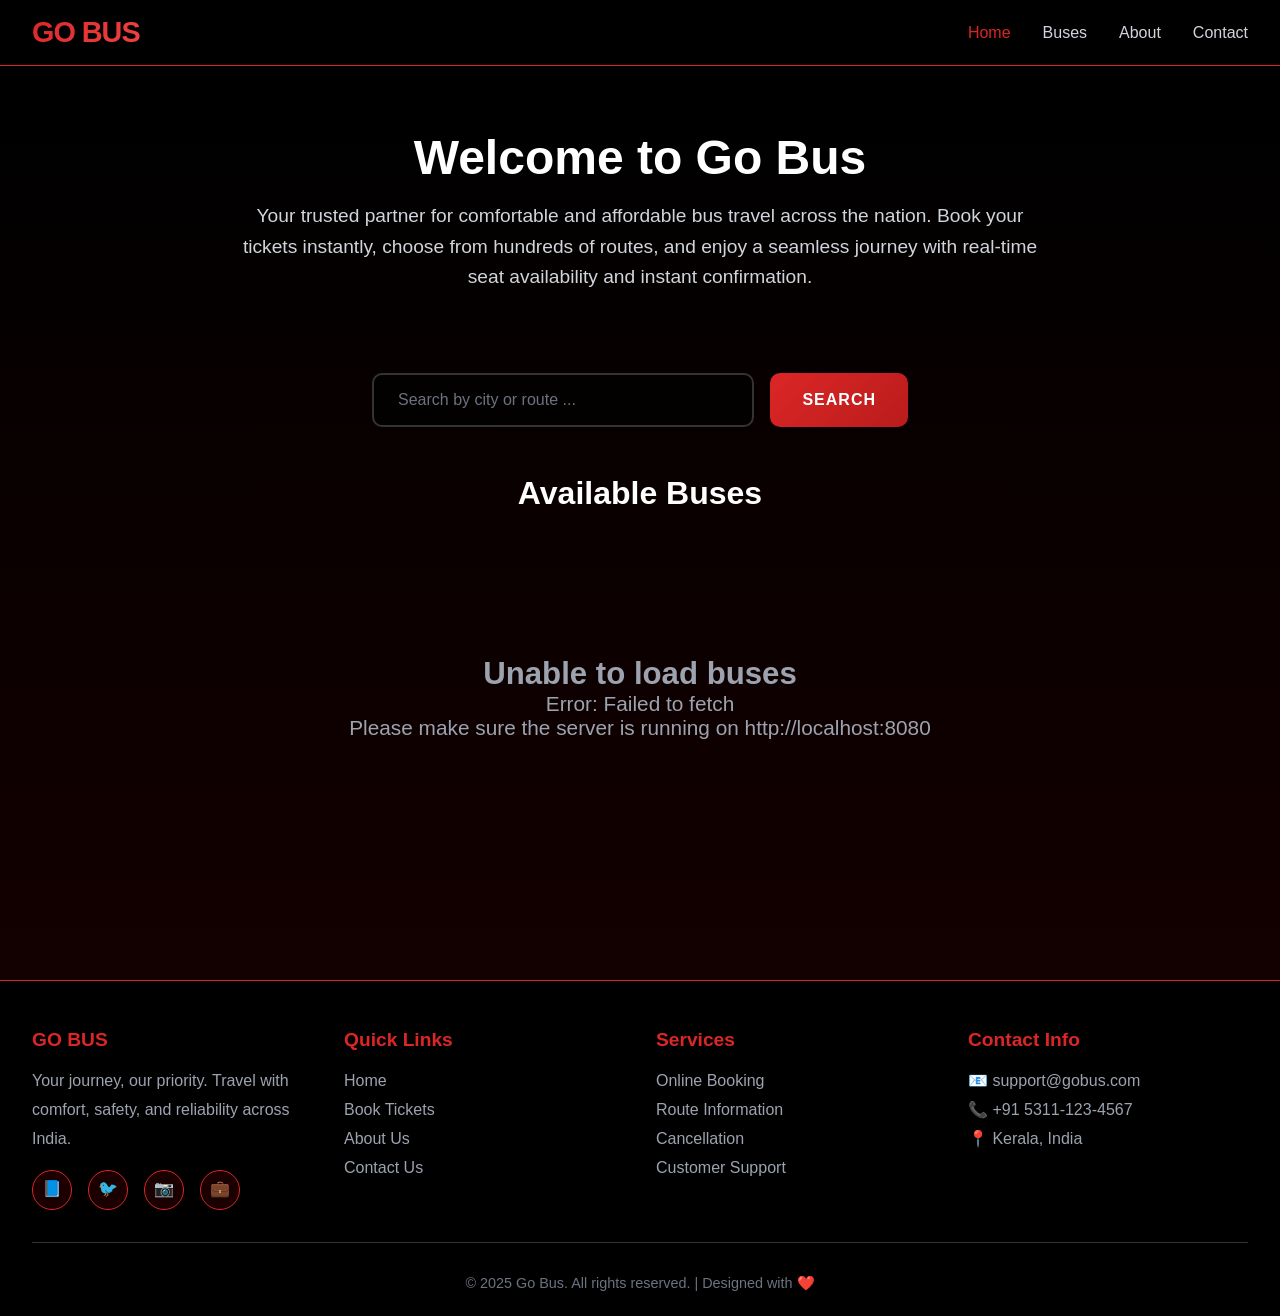
<file: backend/demo/src/main/resources/static/index.html>
<!DOCTYPE html>
<html lang="en">
<head>
    <meta charset="UTF-8">
    <meta name="viewport" content="width=device-width, initial-scale=1.0">
    <title>Go Bus - Book Your Journey</title>
    <style>
        * {
            margin: 0;
            padding: 0;
            box-sizing: border-box;
        }

        body {
            font-family: 'Segoe UI', Tahoma, Geneva, Verdana, sans-serif;
            background: linear-gradient(180deg, #000 0%, #1a0000 100%);
            color: #fff;
            min-height: 100vh;
        }

        /* Navbar */
        .navbar {
            background: rgba(0, 0, 0, 0.95);
            backdrop-filter: blur(10px);
            border-bottom: 1px solid #dc2626;
            padding: 1rem 2rem;
            position: sticky;
            top: 0;
            z-index: 1000;
        }

        .nav-container {
            max-width: 1400px;
            margin: 0 auto;
            display: flex;
            justify-content: space-between;
            align-items: center;
        }

        .nav-logo {
            font-size: 1.8rem;
            font-weight: 900;
            background: linear-gradient(135deg, #dc2626 0%, #ef4444 100%);
            -webkit-background-clip: text;
            -webkit-text-fill-color: transparent;
            background-clip: text;
            letter-spacing: -1px;
        }

        .nav-links {
            display: flex;
            gap: 2rem;
            list-style: none;
        }

        .nav-links a {
            color: #d1d5db;
            text-decoration: none;
            font-weight: 500;
            transition: color 0.3s ease;
            font-size: 1rem;
        }

        .nav-links a:hover {
            color: #dc2626;
        }

        .nav-links a.active {
            color: #dc2626;
        }

        /* Hero Section */
        .hero-section {
            padding: 4rem 2rem 3rem;
            text-align: center;
            background: linear-gradient(180deg, rgba(0,0,0,0.8) 0%, transparent 100%);
        }

        .hero-section h1 {
            font-size: 3rem;
            margin-bottom: 1rem;
            font-weight: 700;
        }

        .hero-section p {
            font-size: 1.2rem;
            color: #d1d5db;
            max-width: 800px;
            margin: 0 auto 2rem;
            line-height: 1.6;
        }

        /* Search Section */
        .search-section {
            max-width: 600px;
            margin: 0 auto 3rem;
            padding: 0 2rem;
        }

        .search-box {
            position: relative;
            display: flex;
            gap: 1rem;
        }

        .search-input {
            flex: 1;
            padding: 1rem 1.5rem;
            background: rgba(0, 0, 0, 0.6);
            border: 2px solid #333;
            border-radius: 10px;
            color: #fff;
            font-size: 1rem;
            transition: all 0.3s ease;
            outline: none;
        }

        .search-input:focus {
            border-color: #dc2626;
            box-shadow: 0 0 0 3px rgba(220, 38, 38, 0.1);
        }

        .search-input::placeholder {
            color: #6b7280;
        }

        .search-btn {
            padding: 1rem 2rem;
            background: linear-gradient(135deg, #dc2626 0%, #b91c1c 100%);
            border: none;
            border-radius: 10px;
            color: #fff;
            font-size: 1rem;
            font-weight: 700;
            cursor: pointer;
            transition: all 0.3s ease;
            text-transform: uppercase;
            letter-spacing: 1px;
        }

        .search-btn:hover {
            background: linear-gradient(135deg, #b91c1c 0%, #991b1b 100%);
            transform: translateY(-2px);
            box-shadow: 0 10px 30px rgba(220, 38, 38, 0.4);
        }

        /* Container */
        .container {
            max-width: 1400px;
            margin: 0 auto;
            padding: 0 2rem 4rem;
        }

        .section-title {
            font-size: 2rem;
            margin-bottom: 2rem;
            text-align: center;
            color: #fff;
        }

        /* Loading State */
        .loading {
            text-align: center;
            padding: 3rem;
            font-size: 1.3rem;
            color: #9ca3af;
        }

        /* Bus Grid */
        .bus-grid {
            display: grid;
            grid-template-columns: repeat(auto-fill, minmax(350px, 1fr));
            gap: 1.5rem;
            animation: fadeIn 0.6s ease;
        }

        @keyframes fadeIn {
            from { opacity: 0; transform: translateY(20px); }
            to { opacity: 1; transform: translateY(0); }
        }

        /* Bus Card */
        .bus-card {
            background: linear-gradient(135deg, #1a0000 0%, #0a0a0a 100%);
            border: 1px solid #dc2626;
            border-radius: 15px;
            padding: 1.5rem;
            transition: all 0.3s ease;
            position: relative;
            overflow: hidden;
        }

        .bus-card::before {
            content: '';
            position: absolute;
            top: 0;
            left: 0;
            right: 0;
            height: 4px;
            background: linear-gradient(90deg, #dc2626, #ef4444);
        }

        .bus-card:hover {
            transform: translateY(-5px);
            box-shadow: 0 20px 40px rgba(220, 38, 38, 0.3);
            border-color: #ef4444;
        }

        .bus-card h3 {
            font-size: 1.5rem;
            margin-bottom: 1rem;
            color: #fff;
            display: flex;
            align-items: center;
            gap: 0.5rem;
        }

        .route-icon {
            display: inline-block;
            width: 30px;
            height: 30px;
            background: #dc2626;
            border-radius: 50%;
            display: flex;
            align-items: center;
            justify-content: center;
            font-size: 1rem;
        }

        .bus-info {
            margin-bottom: 1rem;
        }

        .info-row {
            display: flex;
            align-items: center;
            padding: 0.75rem 0;
            color: #d1d5db;
            font-size: 1rem;
            border-bottom: 1px solid #333;
        }

        .info-row:last-child {
            border-bottom: none;
        }

        .info-icon {
            margin-right: 0.75rem;
            font-size: 1.2rem;
        }

        .seats-left {
            display: inline-block;
            padding: 0.25rem 0.75rem;
            background: rgba(220, 38, 38, 0.2);
            border: 1px solid #dc2626;
            border-radius: 20px;
            font-weight: 600;
            color: #ef4444;
            margin-left: auto;
        }

        .seats-full {
            background: rgba(107, 114, 128, 0.2);
            border-color: #6b7280;
            color: #9ca3af;
        }

        /* Button */
        .book-btn {
            width: 100%;
            padding: 1rem;
            background: linear-gradient(135deg, #dc2626 0%, #b91c1c 100%);
            border: none;
            border-radius: 10px;
            color: #fff;
            font-size: 1.1rem;
            font-weight: 700;
            cursor: pointer;
            transition: all 0.3s ease;
            margin-top: 1rem;
            text-transform: uppercase;
            letter-spacing: 1px;
        }

        .book-btn:hover:not(:disabled) {
            background: linear-gradient(135deg, #b91c1c 0%, #991b1b 100%);
            transform: translateY(-2px);
            box-shadow: 0 10px 30px rgba(220, 38, 38, 0.4);
        }

        .book-btn:active:not(:disabled) {
            transform: translateY(0);
        }

        .book-btn:disabled {
            background: linear-gradient(135deg, #374151 0%, #1f2937 100%);
            cursor: not-allowed;
            opacity: 0.6;
        }

        /* Empty State */
        .empty-state {
            text-align: center;
            padding: 4rem 2rem;
            color: #9ca3af;
        }

        /* Footer */
        .footer {
            background: rgba(0, 0, 0, 0.95);
            border-top: 1px solid #dc2626;
            padding: 3rem 2rem 1.5rem;
            margin-top: 4rem;
        }

        .footer-container {
            max-width: 1400px;
            margin: 0 auto;
            display: grid;
            grid-template-columns: repeat(auto-fit, minmax(250px, 1fr));
            gap: 2rem;
            margin-bottom: 2rem;
        }

        .footer-section h3 {
            color: #dc2626;
            margin-bottom: 1rem;
            font-size: 1.2rem;
        }

        .footer-section p, .footer-section a {
            color: #9ca3af;
            line-height: 1.8;
            text-decoration: none;
            display: block;
            transition: color 0.3s ease;
        }

        .footer-section a:hover {
            color: #dc2626;
        }

        .footer-bottom {
            text-align: center;
            padding-top: 2rem;
            border-top: 1px solid #333;
            color: #6b7280;
            font-size: 0.9rem;
        }

        .social-links {
            display: flex;
            gap: 1rem;
            margin-top: 1rem;
        }

        .social-links a {
            width: 40px;
            height: 40px;
            background: #1a0000;
            border: 1px solid #dc2626;
            border-radius: 50%;
            display: flex;
            align-items: center;
            justify-content: center;
            transition: all 0.3s ease;
        }

        .social-links a:hover {
            background: #dc2626;
            transform: translateY(-3px);
        }

        /* Mobile Menu */
        .mobile-menu-btn {
            display: none;
            background: none;
            border: none;
            color: #fff;
            font-size: 1.5rem;
            cursor: pointer;
        }

        /* Responsive */
        @media (max-width: 768px) {
            .navbar {
                padding: 1rem;
            }

            .mobile-menu-btn {
                display: block;
            }

            .nav-links {
                display: none;
                position: absolute;
                top: 100%;
                left: 0;
                right: 0;
                background: rgba(0, 0, 0, 0.98);
                flex-direction: column;
                padding: 1rem;
                gap: 0;
            }

            .nav-links.active {
                display: flex;
            }

            .nav-links li {
                padding: 1rem;
                border-bottom: 1px solid #333;
            }

            .hero-section h1 {
                font-size: 2rem;
            }

            .hero-section p {
                font-size: 1rem;
            }

            .search-box {
                flex-direction: column;
            }

            .bus-grid {
                grid-template-columns: 1fr;
            }

            .footer-container {
                grid-template-columns: 1fr;
            }
        }
    </style>
</head>
<body>
    <!-- Navbar -->
    <nav class="navbar">
        <div class="nav-container">
            <div class="nav-logo">GO BUS</div>
            <button class="mobile-menu-btn" onclick="toggleMenu()">☰</button>
            <ul class="nav-links" id="navLinks">
                <li><a href="#home" class="active">Home</a></li>
                <li><a href="#buses">Buses</a></li>
                <li><a href="#about">About</a></li>
                <li><a href="contact.html">Contact</a></li>
            </ul>
        </div>
    </nav>

    <!-- Hero Section -->
    <section class="hero-section" id="home">
        <h1> Welcome to Go Bus</h1>
        <p>Your trusted partner for comfortable and affordable bus travel across the nation. Book your tickets instantly, choose from hundreds of routes, and enjoy a seamless journey with real-time seat availability and instant confirmation.</p>
    </section>

    <!-- Search Section -->
    <section class="search-section">
        <div class="search-box">
            <input 
                type="text" 
                class="search-input" 
                id="searchInput"
                placeholder="Search by city or route ..."
            >
            <button class="search-btn" onclick="filterBuses()">Search</button>
        </div>
    </section>

    <!-- Bus List Section -->
    <div class="container" id="buses">
        <h2 class="section-title">Available Buses</h2>
        <div id="bus-list" class="loading">
            Loading available buses...
        </div>
    </div>

    <!-- Footer -->
    <footer class="footer">
        <div class="footer-container">
            <div class="footer-section">
                <h3>GO BUS</h3>
                <p>Your journey, our priority. Travel with comfort, safety, and reliability across India.</p>
                <div class="social-links">
                    <a href="#" title="Facebook">📘</a>
                    <a href="#" title="Twitter">🐦</a>
                    <a href="#" title="Instagram">📷</a>
                    <a href="#" title="LinkedIn">💼</a>
                </div>
            </div>
            <div class="footer-section">
                <h3>Quick Links</h3>
                <a href="#home">Home</a>
                <a href="#buses">Book Tickets</a>
                <a href="#about">About Us</a>
                <a href="contact.html">Contact Us</a>
            </div>
            <div class="footer-section">
                <h3>Services</h3>
                <a href="#">Online Booking</a>
                <a href="#">Route Information</a>
                <a href="#">Cancellation</a>
                <a href="#">Customer Support</a>
            </div>
            <div class="footer-section">
                <h3>Contact Info</h3>
                <p>📧 support@gobus.com</p>
                <p>📞 +91 5311-123-4567</p>
                <p>📍 Kerala, India</p>
            </div>
        </div>
        <div class="footer-bottom">
            <p>&copy; 2025 Go Bus. All rights reserved. | Designed with ❤️</p>
        </div>
    </footer>

    <script>
        const apiUrl = "http://localhost:8080/buses";
        let allBuses = [];

        // Toggle mobile menu
        function toggleMenu() {
            const navLinks = document.getElementById('navLinks');
            navLinks.classList.toggle('active');
        }

        // Fetch buses
        async function loadBuses() {
            try {
                const res = await fetch(apiUrl);
                
                if (!res.ok) {
                    throw new Error('Failed to fetch buses');
                }
                
                allBuses = await res.json();
                displayBuses(allBuses);
            } catch (error) {
                const listDiv = document.getElementById("bus-list");
                listDiv.innerHTML = `
                    <div class="empty-state">
                        <h2>Unable to load buses</h2>
                        <p>Error: ${error.message}</p>
                        <p>Please make sure the server is running on http://localhost:8080</p>
                    </div>
                `;
            }
        }

        // Display buses
        function displayBuses(buses) {
            const listDiv = document.getElementById("bus-list");
            
            if (buses.length === 0) {
                listDiv.innerHTML = `
                    <div class="empty-state">
                        <h2>No buses found</h2>
                        <p>Try searching with different keywords or check back later</p>
                    </div>
                `;
                return;
            }
            
            listDiv.innerHTML = "";
            listDiv.className = "bus-grid";

            buses.forEach(bus => {
                const div = document.createElement("div");
                div.className = "bus-card";
                
                const seatsLeft = bus.seats_left || 0;
                const isFull = seatsLeft <= 0;
                
                div.innerHTML = `
                    <h3>
                        <span class="route-icon">🚌</span>
                        ${bus.route || 'Unknown Route'}
                    </h3>
                    <div class="bus-info">
                        <div class="info-row">
                            <span class="info-icon">🕒</span>
                            <span>Departure: ${bus.departure_time || 'N/A'}</span>
                        </div>
                        <div class="info-row">
                            <span class="info-icon">💺</span>
                            <span>Seats Available</span>
                            <span class="seats-left ${isFull ? 'seats-full' : ''}" id="seats-${bus.id}">
                                ${seatsLeft}
                            </span>
                        </div>
                    </div>
                    <button 
                        class="book-btn" 
                        onclick="bookSeat(${bus.id})" 
                        ${isFull ? "disabled" : ""}
                    >
                        ${isFull ? "Sold Out" : "Book Seat"}
                    </button>
                `;
                listDiv.appendChild(div);
            });
        }

        // Filter buses based on search
        function filterBuses() {
            const searchTerm = document.getElementById('searchInput').value.toLowerCase().trim();
            
            if (searchTerm === '') {
                displayBuses(allBuses);
                return;
            }

            const filteredBuses = allBuses.filter(bus => {
                const route = (bus.route || '').toLowerCase();
                return route.includes(searchTerm);
            });

            displayBuses(filteredBuses);
        }

        // Enable search on Enter key
        document.getElementById('searchInput').addEventListener('keypress', function(e) {
            if (e.key === 'Enter') {
                filterBuses();
            }
        });

        // Book seat
        async function bookSeat(id) {
            try {
                const res = await fetch(`${apiUrl}/book/${id}`, { method: "POST" });
                const msg = await res.text();
                alert(msg);
                loadBuses(); // refresh seats
            } catch (error) {
                alert("Error booking seat: " + error.message);
            }
        }

        // Smooth scroll for navigation
        document.querySelectorAll('a[href^="#"]').forEach(anchor => {
            anchor.addEventListener('click', function (e) {
                e.preventDefault();
                const target = document.querySelector(this.getAttribute('href'));
                if (target) {
                    target.scrollIntoView({ behavior: 'smooth' });
                    // Close mobile menu if open
                    document.getElementById('navLinks').classList.remove('active');
                }
            });
        });

        // Load on page start
        loadBuses();
    </script>
</body>
</html>
</file>
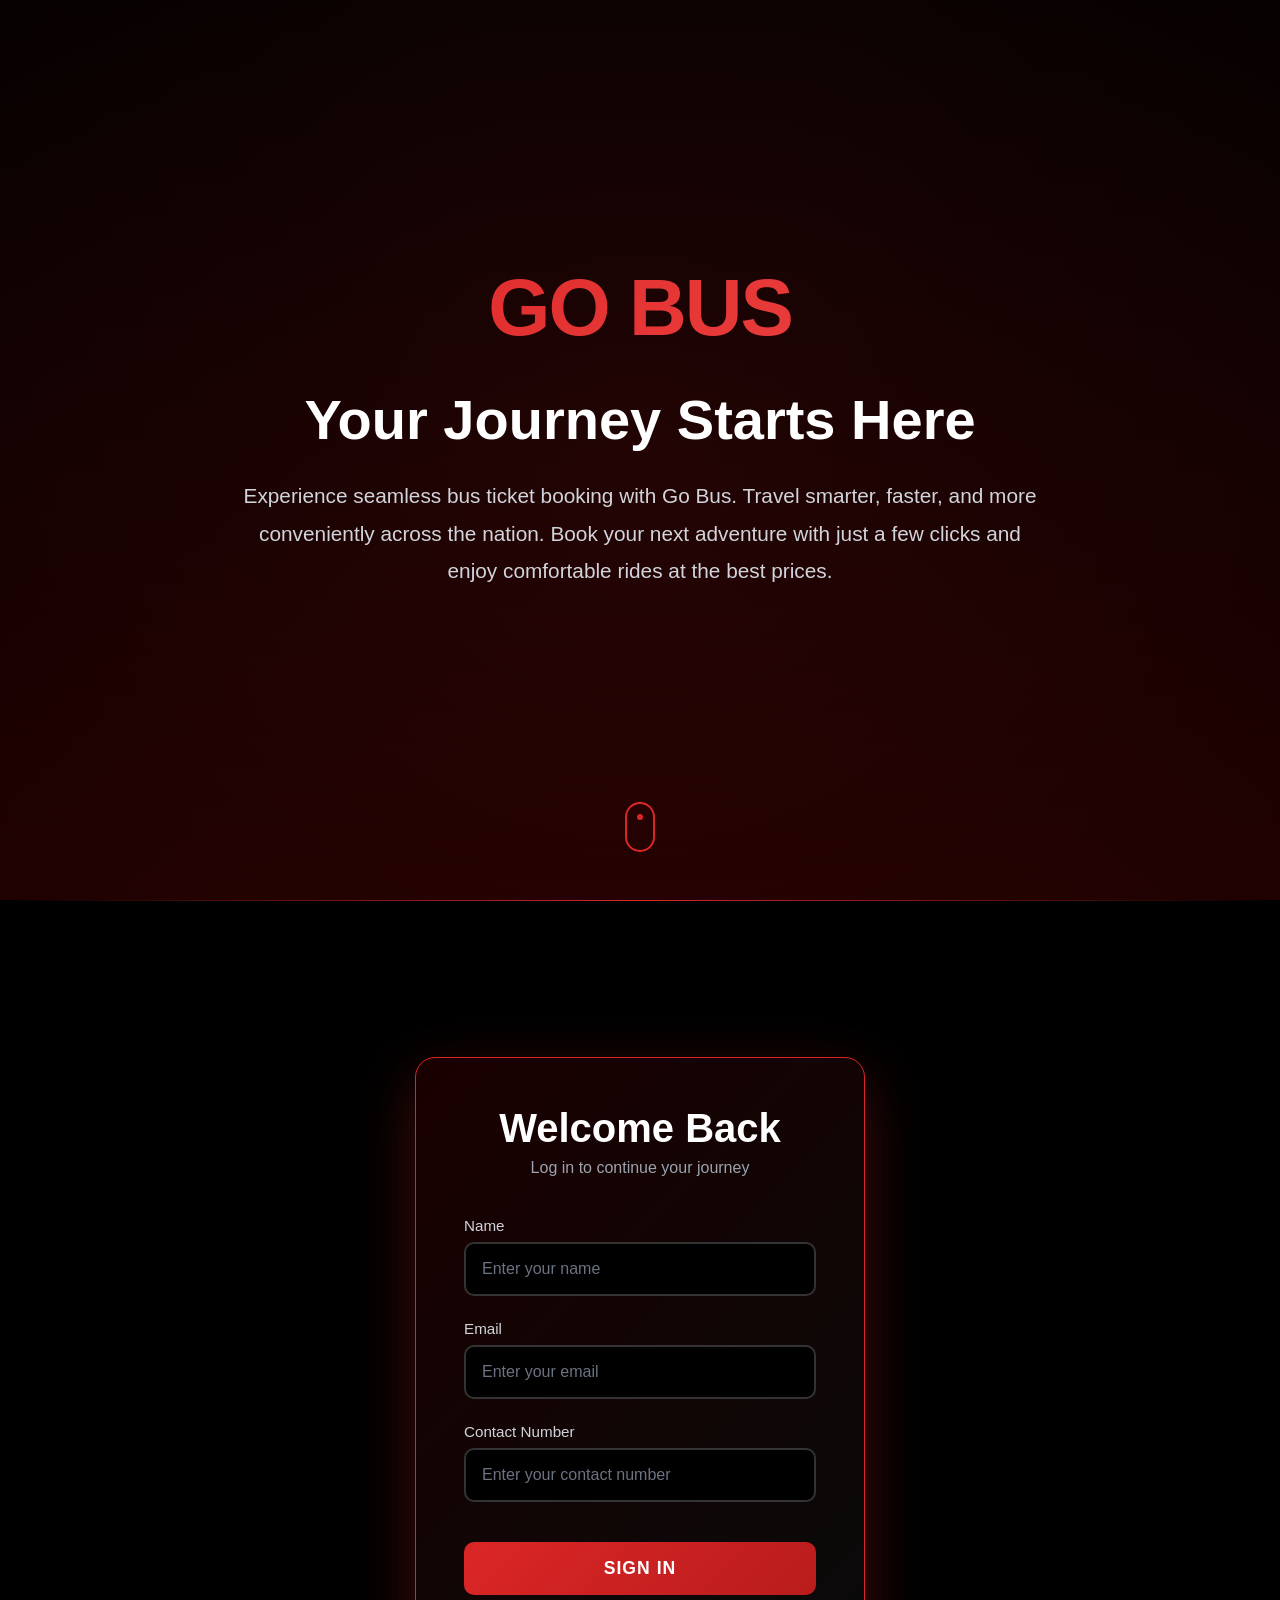
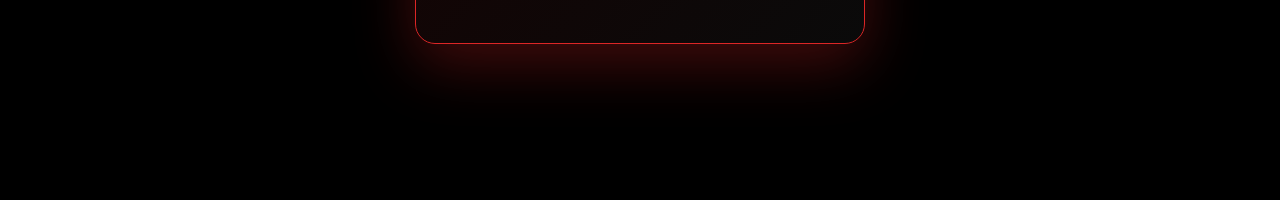
<file: backend/demo/src/main/resources/static/User.html>
<!DOCTYPE html>
<html lang="en">
<head>
    <meta charset="UTF-8">
    <meta name="viewport" content="width=device-width, initial-scale=1.0">
    <title>Go Bus - Your Journey Starts Here</title>
    <style>
        * {
            margin: 0;
            padding: 0;
            box-sizing: border-box;
        }

        body {
            font-family: 'Segoe UI', Tahoma, Geneva, Verdana, sans-serif;
            background: #000;
            color: #fff;
            overflow-x: hidden;
        }

        /* Hero Section */
        .hero {
            min-height: 100vh;
            display: flex;
            flex-direction: column;
            justify-content: center;
            align-items: center;
            padding: 2rem;
            background: linear-gradient(180deg, #000 0%, #1a0000 100%);
            position: relative;
            overflow: hidden;
        }

        .hero::before {
            content: '';
            position: absolute;
            top: -50%;
            left: -50%;
            width: 200%;
            height: 200%;
            background: radial-gradient(circle, rgba(220, 38, 38, 0.1) 0%, transparent 70%);
            animation: pulse 8s ease-in-out infinite;
        }

        @keyframes pulse {
            0%, 100% { transform: scale(1); opacity: 0.5; }
            50% { transform: scale(1.1); opacity: 0.8; }
        }

        .logo {
            font-size: 5rem;
            font-weight: 900;
            background: linear-gradient(135deg, #dc2626 0%, #ef4444 100%);
            -webkit-background-clip: text;
            -webkit-text-fill-color: transparent;
            background-clip: text;
            margin-bottom: 2rem;
            position: relative;
            z-index: 1;
            letter-spacing: -2px;
        }

        .hero-content {
            max-width: 800px;
            text-align: center;
            position: relative;
            z-index: 1;
        }

        .hero h1 {
            font-size: 3.5rem;
            margin-bottom: 1.5rem;
            font-weight: 700;
            line-height: 1.2;
        }

        .hero p {
            font-size: 1.3rem;
            line-height: 1.8;
            color: #d1d5db;
            margin-bottom: 3rem;
        }

        .scroll-indicator {
            position: absolute;
            bottom: 3rem;
            left: 50%;
            transform: translateX(-50%);
            z-index: 1;
        }

        .scroll-indicator span {
            display: block;
            width: 30px;
            height: 50px;
            border: 2px solid #dc2626;
            border-radius: 25px;
            position: relative;
        }

        .scroll-indicator span::before {
            content: '';
            position: absolute;
            top: 10px;
            left: 50%;
            width: 6px;
            height: 6px;
            background: #dc2626;
            border-radius: 50%;
            transform: translateX(-50%);
            animation: scroll 2s infinite;
        }

        @keyframes scroll {
            0% { top: 10px; opacity: 1; }
            100% { top: 30px; opacity: 0; }
        }

        /* Login Section */
        .login-section {
            min-height: 100vh;
            display: flex;
            justify-content: center;
            align-items: center;
            padding: 2rem;
            background: #000;
            position: relative;
        }

        .login-section::before {
            content: '';
            position: absolute;
            top: 0;
            left: 0;
            right: 0;
            height: 1px;
            background: linear-gradient(90deg, transparent, #dc2626, transparent);
        }

        .login-container {
            background: linear-gradient(135deg, #1a0000 0%, #0a0a0a 100%);
            border: 1px solid #dc2626;
            border-radius: 20px;
            padding: 3rem;
            width: 100%;
            max-width: 450px;
            box-shadow: 0 20px 60px rgba(220, 38, 38, 0.3);
            transition: transform 0.3s ease;
        }

        .login-container:hover {
            transform: translateY(-5px);
        }

        .login-header {
            text-align: center;
            margin-bottom: 2.5rem;
        }

        .login-header h2 {
            font-size: 2.5rem;
            margin-bottom: 0.5rem;
            color: #fff;
        }

        .login-header p {
            color: #9ca3af;
            font-size: 1rem;
        }

        .form-group {
            margin-bottom: 1.5rem;
        }

        .form-group label {
            display: block;
            margin-bottom: 0.5rem;
            color: #d1d5db;
            font-size: 0.95rem;
            font-weight: 500;
        }

        .form-group input {
            width: 100%;
            padding: 1rem;
            background: #000;
            border: 2px solid #333;
            border-radius: 10px;
            color: #fff;
            font-size: 1rem;
            transition: all 0.3s ease;
            outline: none;
        }

        .form-group input:focus {
            border-color: #dc2626;
            box-shadow: 0 0 0 3px rgba(220, 38, 38, 0.1);
        }

        .form-group input::placeholder {
            color: #6b7280;
        }

        .submit-btn {
            width: 100%;
            padding: 1rem;
            background: linear-gradient(135deg, #dc2626 0%, #b91c1c 100%);
            border: none;
            border-radius: 10px;
            color: #fff;
            font-size: 1.1rem;
            font-weight: 700;
            cursor: pointer;
            transition: all 0.3s ease;
            margin-top: 1rem;
            text-transform: uppercase;
            letter-spacing: 1px;
        }

        .submit-btn:hover {
            background: linear-gradient(135deg, #b91c1c 0%, #991b1b 100%);
            transform: translateY(-2px);
            box-shadow: 0 10px 30px rgba(220, 38, 38, 0.4);
        }

        .submit-btn:active {
            transform: translateY(0);
        }

        /* Responsive */
        @media (max-width: 768px) {
            .logo {
                font-size: 3rem;
            }

            .hero h1 {
                font-size: 2rem;
            }

            .hero p {
                font-size: 1.1rem;
            }

            .login-container {
                padding: 2rem;
            }

            .login-header h2 {
                font-size: 2rem;
            }
        }
    </style>
</head>
<body>
    <!-- Hero Section -->
    <section class="hero">
        <div class="hero-content">
            <div class="logo">GO BUS</div>
            <h1>Your Journey Starts Here</h1>
            <p>Experience seamless bus ticket booking with Go Bus. Travel smarter, faster, and more conveniently across the nation. Book your next adventure with just a few clicks and enjoy comfortable rides at the best prices.</p>
        </div>
        <div class="scroll-indicator">
            <span></span>
        </div>
    </section>

    <!-- Login Section -->
    <section class="login-section">
        <div class="login-container">
            <div class="login-header">
                <h2>Welcome Back</h2>
                <p>Log in to continue your journey</p>
            </div>
            <form id="loginForm">
                <div class="form-group">
                    <label for="name">Name</label>
                    <input type="text" id="name" name="name" placeholder="Enter your name" required>
                </div>
                <div class="form-group">
                    <label for="email">Email</label>
                    <input type="email" id="email" name="email" placeholder="Enter your email" required>
                </div>
                <div class="form-group">
                    <label for="contact">Contact Number</label>
                    <input type="tel" id="contact" name="contact" placeholder="Enter your contact number" required>
                </div>
                <button type="submit" class="submit-btn">Sign In</button>
            </form>
        </div>
    </section>

    <script>
        // Smooth scroll behavior
        document.querySelector('.scroll-indicator').addEventListener('click', function() {
            document.querySelector('.login-section').scrollIntoView({ behavior: 'smooth' });
        });

        // Register user function
        async function registerUser(event) {
            event.preventDefault();

            const user = {
                name: document.getElementById("name").value,
                email: document.getElementById("email").value,
                contactNo: document.getElementById("contact").value
            };

            try {
                const res = await fetch("http://localhost:8080/users/register", {
                    method: "POST",
                    headers: { "Content-Type": "application/json" },
                    body: JSON.stringify(user)
                });

                const msg = await res.text();
                alert(msg);
                
                // Redirect to index page if successful
                if (res.ok) {
                    window.location.href = "index.html";
                }
            } catch (error) {
                alert("Error connecting to server: " + error.message);
            }
        }

        // Attach the registerUser function to form submit
        document.getElementById('loginForm').addEventListener('submit', registerUser);
    </script>
</body>
</html>
</file>
